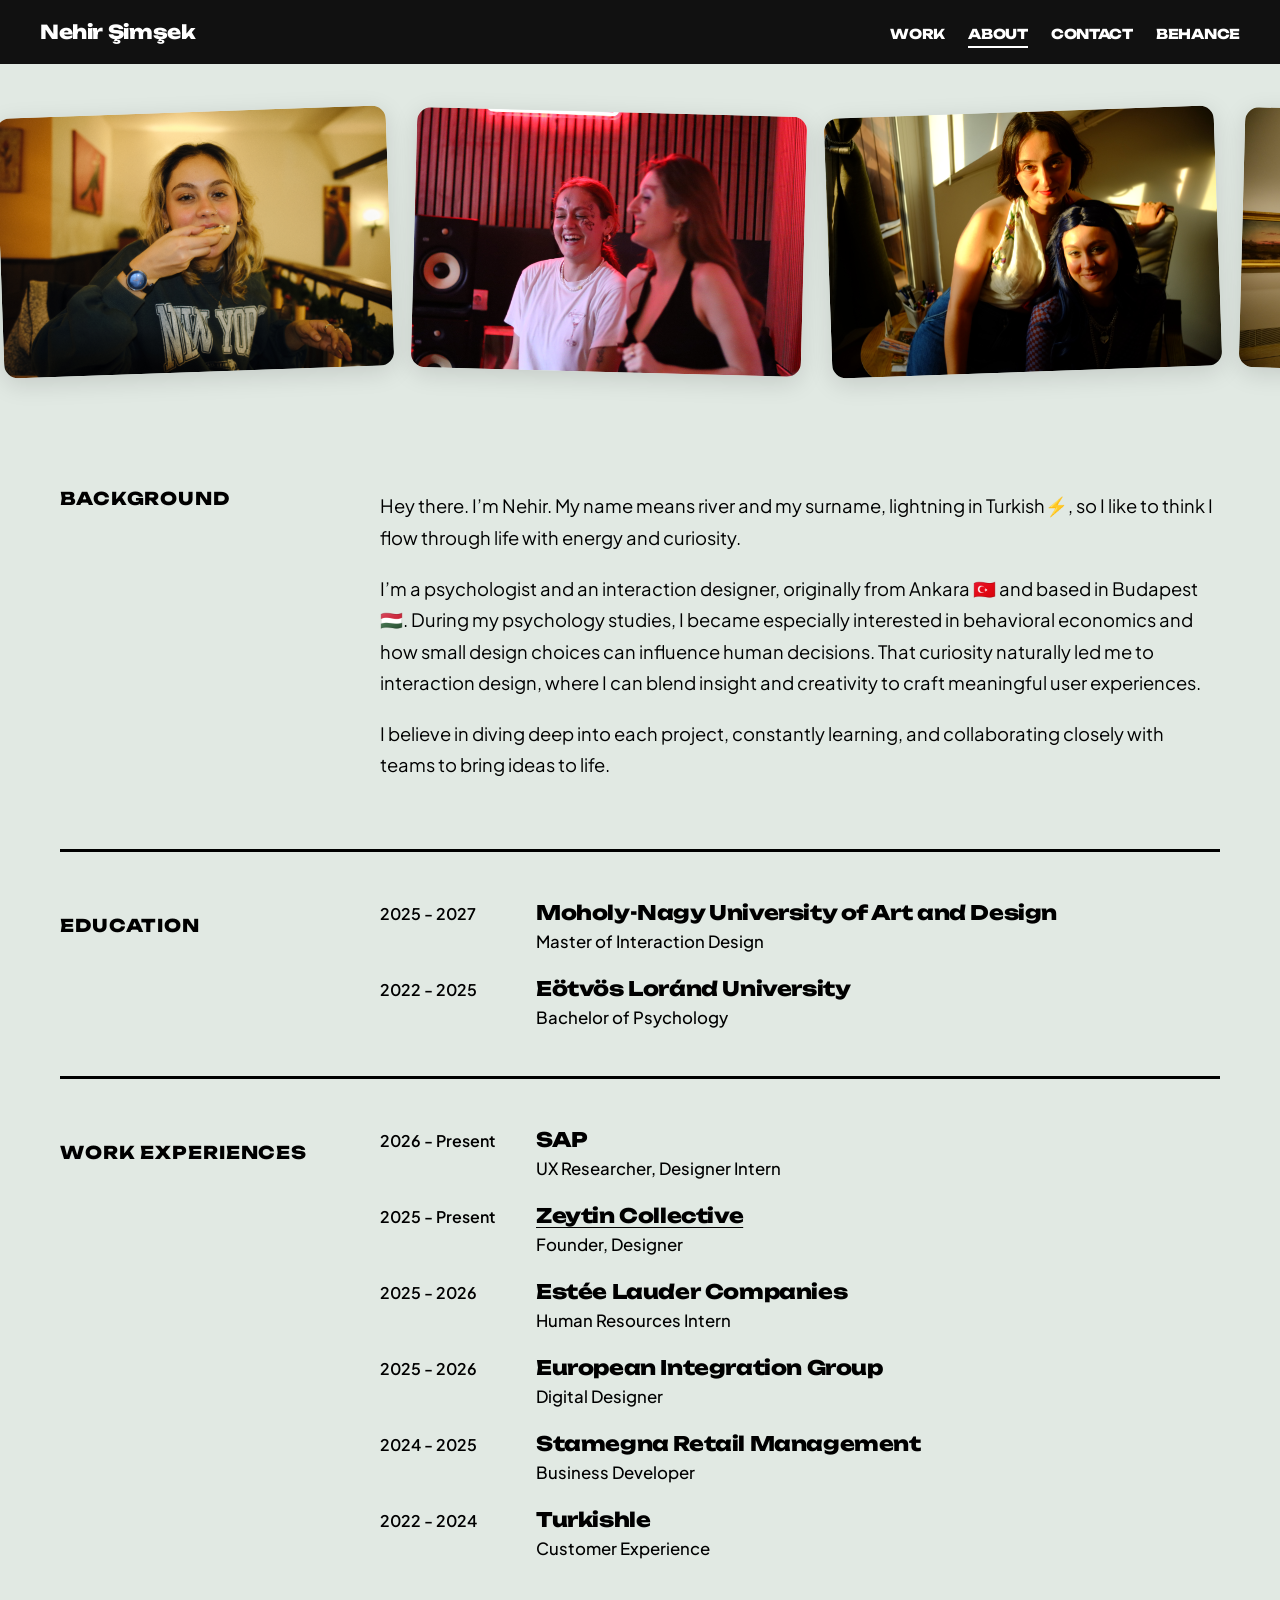
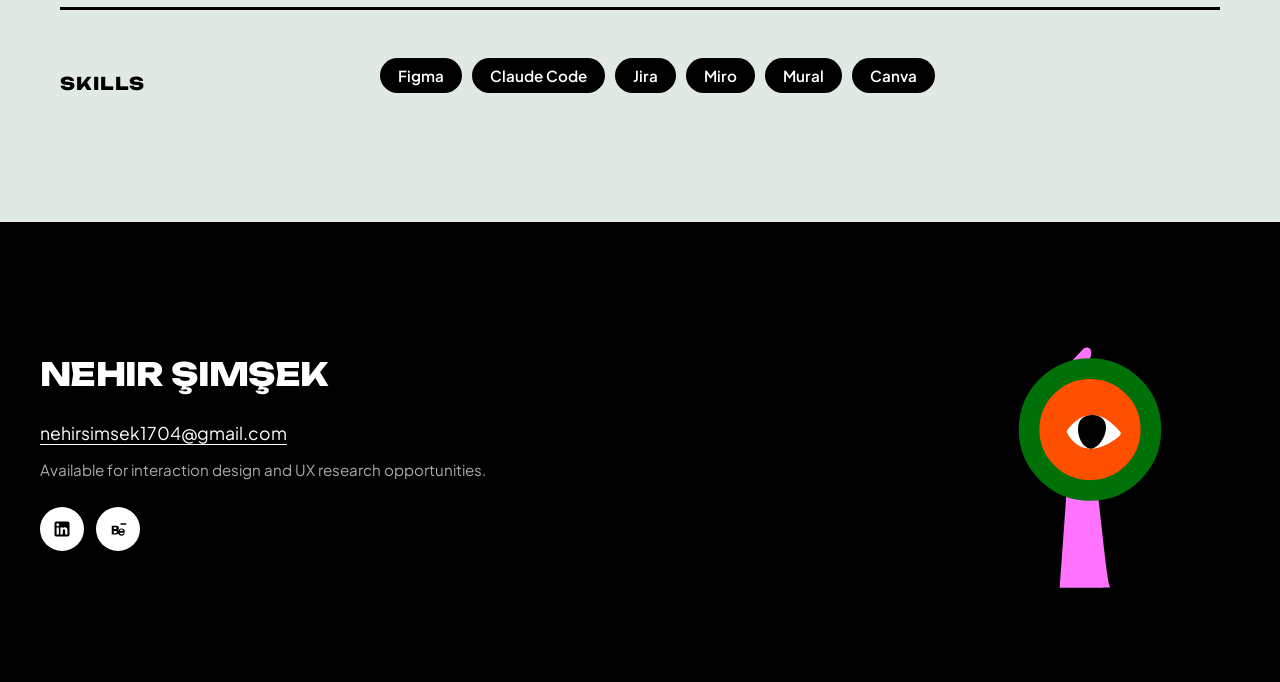
<file: about.html>
<!DOCTYPE html>
<html lang="en">
<head>
    <meta charset="UTF-8">
    <meta name="viewport" content="width=device-width, initial-scale=1.0">
    <title>About | Nehir Şimşek</title>
    <link rel="stylesheet" href="style.css">
    <meta charset="UTF-8">
    <meta name="viewport" content="width=device-width, initial-scale=1.0">
    <title>About | Nehir Şimşek</title>
    
    <link rel="icon" type="image/png" href="grid-copy.png">
<!-- Google Fonts: Unbounded (Ultra Bold Display) & Plus Jakarta Sans (Body) -->
    <link rel="preconnect" href="https://fonts.googleapis.com">
    <link rel="preconnect" href="https://fonts.gstatic.com" crossorigin>
    <link href="https://fonts.googleapis.com/css2?family=Plus+Jakarta+Sans:ital,wght@0,400;0,600;1,400&family=Unbounded:wght@800;900&display=swap" rel="stylesheet">
   
<body class="about-page">

    <!-- Navigation Bar -->
    <header class="navbar">
        <div class="logo"><a href="index.html" style="color: inherit; text-decoration: none;">Nehir Şimşek</a></div>
        <nav>
            <a href="index.html#work">WORK</a>
            <a href="about.html" class="active">ABOUT</a>
            <a href="#contact">CONTACT</a>
            <a href="https://www.behance.net/nehirsimsekk" target="_blank" rel="noopener noreferrer">BEHANCE</a>
        </nav>
    </header>

    <!-- Scrolling Photo Strip -->
    <div class="photo-scroll-strip">
        <div class="photo-scroll-track">
            <div class="scroll-photo"><img src="pizza.JPG" alt=""></div>
            <div class="scroll-photo"><img src="collective.JPG" alt=""></div>
            <div class="scroll-photo"><img src="DSCF0053.JPG" alt=""></div>
            <div class="scroll-photo"><img src="DSCF9303.JPG" alt=""></div>
            <div class="scroll-photo"><img src="scholarship.jpg" alt=""></div>
            <div class="scroll-photo"><img src="youtube.jpg" alt=""></div>
            <!-- duplicated for seamless loop -->
            <div class="scroll-photo"><img src="pizza.JPG" alt=""></div>
            <div class="scroll-photo"><img src="collective.JPG" alt=""></div>
            <div class="scroll-photo"><img src="DSCF0053.JPG" alt=""></div>
            <div class="scroll-photo"><img src="DSCF9303.JPG" alt=""></div>
            <div class="scroll-photo"><img src="scholarship.jpg" alt=""></div>
            <div class="scroll-photo"><img src="youtube.jpg" alt=""></div>
        </div>
    </div>

    <main class="container about-container">
        <!-- Background / Bio Section -->
        <section class="about-section bio-section">
            <h2 class="section-label">BACKGROUND</h2>
            <div class="bio-content">
                <p>
                    Hey there. I’m Nehir. My name means river and my surname, lightning in Turkish⚡️, so I like to think I flow through life with energy and curiosity.
                </p>
                <p>
                    I’m a psychologist and an interaction designer, originally from Ankara 🇹🇷 and based in Budapest 🇭🇺. During my psychology studies, I became especially interested in behavioral economics and how small design choices can influence human decisions. That curiosity naturally led me to interaction design, where I can blend insight and creativity to craft meaningful user experiences.
                </p>
                <p>
                    I believe in diving deep into each project, constantly learning, and collaborating closely with teams to bring ideas to life.
                </p>
            </div>
</script>
</section>

        <!-- Education Section -->
        <section class="about-section timeline-section">
            <h2 class="section-label">EDUCATION</h2>
            <div class="timeline-list">
                <div class="timeline-item">
                    <span class="timeline-date">2025 - 2027</span>
                    <div class="timeline-details">
                        <h3>Moholy-Nagy University of Art and Design</h3>
                        <p>Master of Interaction Design</p>
                    </div>
                </div>
                <div class="timeline-item">
                    <span class="timeline-date">2022 - 2025</span>
                    <div class="timeline-details">
                        <h3>Eötvös Loránd University</h3>
                        <p>Bachelor of Psychology</p>
                    </div>
                </div>
        </section>

        <!-- Work Experiences Section -->
        <section class="about-section timeline-section">
            <h2 class="section-label">WORK EXPERIENCES</h2>
            <div class="timeline-list">
                <div class="timeline-item">
                    <span class="timeline-date">2026 - Present</span>
                    <div class="timeline-details">
                        <h3>SAP</h3>
                        <p>UX Researcher, Designer Intern</p>
                    </div>
                </div>
                <div class="timeline-item">
                    <span class="timeline-date">2025 - Present</span>
                    <div class="timeline-details">
                        <h3><a href="https://www.instagram.com/zeytin.collective/" target="_blank" rel="noopener noreferrer" class="timeline-link">Zeytin Collective</a></h3>
                        <p>Founder, Designer</p>
                    </div>
                </div>
                <div class="timeline-item">
                    <span class="timeline-date">2025 - 2026</span>
                    <div class="timeline-details">
                        <h3>Estée Lauder Companies</h3>
                        <p>Human Resources Intern</p>
                    </div>
                </div>
                <div class="timeline-item">
                    <span class="timeline-date">2025 - 2026</span>
                    <div class="timeline-details">
                        <h3>European Integration Group</h3>
                        <p>Digital Designer</p>
                    </div>
                </div>
                <div class="timeline-item">
                    <span class="timeline-date">2024 - 2025</span>
                    <div class="timeline-details">
                        <h3>Stamegna Retail Management</h3>
                        <p>Business Developer</p>
                    </div>
                </div>
                <div class="timeline-item">
                    <span class="timeline-date">2022 - 2024</span>
                    <div class="timeline-details">
                        <h3>Turkishle</h3>
                        <p>Customer Experience</p>
                    </div>
                </div>
            </div>
        </section>

        <!-- Skills Section -->
        <section class="about-section skills-section">
            <h2 class="section-label">SKILLS</h1>
            <div class="skills-tags">
                <span class="skill-tag">Figma</span>
                <span class="skill-tag">Claude Code</span>
                <span class="skill-tag">Jira</span>
                <span class="skill-tag">Miro</span>
                <span class="skill-tag">Mural</span>
                <span class="skill-tag">Canva</span>
            </div>
        </section>
    </main>
    <footer class="site-footer" id="contact">
    <div class="footer-container">
        <!-- Left Side: Brand, Bio & Links -->
        <div class="footer-left">
            <h2 class="footer-logo">NEHIR ŞIMŞEK</h2>
            <a href="mailto:nehirsimsek1704@gmail.com" class="footer-email">nehirsimsek1704@gmail.com</a>
            <p class="footer-status">Available for interaction design and UX research opportunities.</p>
            
            <div class="footer-socials">
                <a href="https://www.linkedin.com/in/nehir-%C5%9Fim%C5%9Fek-598686228/" target="_blank" rel="noopener noreferrer" class="social-icon" aria-label="LinkedIn">
                    <svg width="20" height="20" viewBox="0 0 24 24" fill="currentColor">
                        <path d="M19 3a2 2 0 0 1 2 2v14a2 2 0 0 1-2 2H5a2 2 0 0 1-2-2V5a2 2 0 0 1 2-2h14m-.5 15.5v-5.3a3.26 3.26 0 0 0-3.26-3.26c-.85 0-1.84.52-2.28 1.3v-1.11h-2.79v8.37h2.79v-4.93c0-.77.62-1.4 1.39-1.4a1.4 1.4 0 0 1 1.4 1.4v4.93h2.75M6.88 8.56a1.68 1.68 0 0 0 1.68-1.68c0-.93-.75-1.69-1.68-1.69a1.69 1.69 0 0 0-1.69 1.69c0 .93.76 1.68 1.69 1.68m1.39 9.94v-8.37H5.5v8.37h2.77z"/>
                    </svg>
                </a>
                <a href="https://www.behance.net/nehirsimsekk" target="_blank" rel="noopener noreferrer" class="social-icon" aria-label="Behance">
                    <svg width="20" height="20" viewBox="0 0 24 24" fill="currentColor">
                        <path d="M22 7h-7V5h7v2zm-1.87 8.25c0-2.3-1.66-3.75-3.83-3.75-2.29 0-4.3 1.6-4.3 4.25 0 2.5 1.83 4.25 4.35 4.25 1.87 0 3.32-.97 3.86-2.5h-2.1c-.34.62-.97.95-1.74.95-1.11 0-1.99-.74-2.13-1.85h5.88c.03-.25.07-.61.07-.85zm-5.95-1c.14-.94.94-1.62 1.96-1.62.98 0 1.76.65 1.88 1.62h-3.84zM6.9 14.3h2.15c.84 0 1.45.45 1.45 1.25 0 .9-.7 1.45-1.62 1.45H6.9v-2.7zm0-4.55h2.05c.74 0 1.3.4 1.3 1.15 0 .8-.56 1.2-1.35 1.2H6.9v-2.35zM4.5 7.5v11h4.85c2.3 0 3.85-1.05 3.85-2.8 0-1.25-.7-2.15-1.7-2.55 1.1-.35 1.7-1.35 1.7-2.5 0-1.65-1.3-2.65-3.35-2.65H4.5z"/>
                    </svg>
                </a>
            </div>
        </div>

       <!-- Right Side: Rotating Eye Animation (Lottie) -->
        <div class="footer-right">
    <img 
        src="eye-searching.svg" 
        alt="Rotating Eye Animation" 
        style="width: 300px; height: 300px;" 
    />
        </div>
    </footer>
    <script src="transitions.js"></script>
    <script>
    document.addEventListener('mousemove', (e) => {
        const items = document.querySelectorAll('.float-item');
        
        // Find screen center offset
        const mouseX = e.clientX - window.innerWidth / 2;
        const mouseY = e.clientY - window.innerHeight / 2;

        items.forEach(item => {
            // Read custom speed attribute or fall back to default
            const speed = parseFloat(item.getAttribute('data-speed')) || 0.04;
            
            const x = mouseX * speed;
            const y = mouseY * speed;

            // Apply smooth translation
            item.style.transform = `translate3d(${x}px, ${y}px, 0)`;
        });
    });
   
</script>
</body>
</html>
</file>
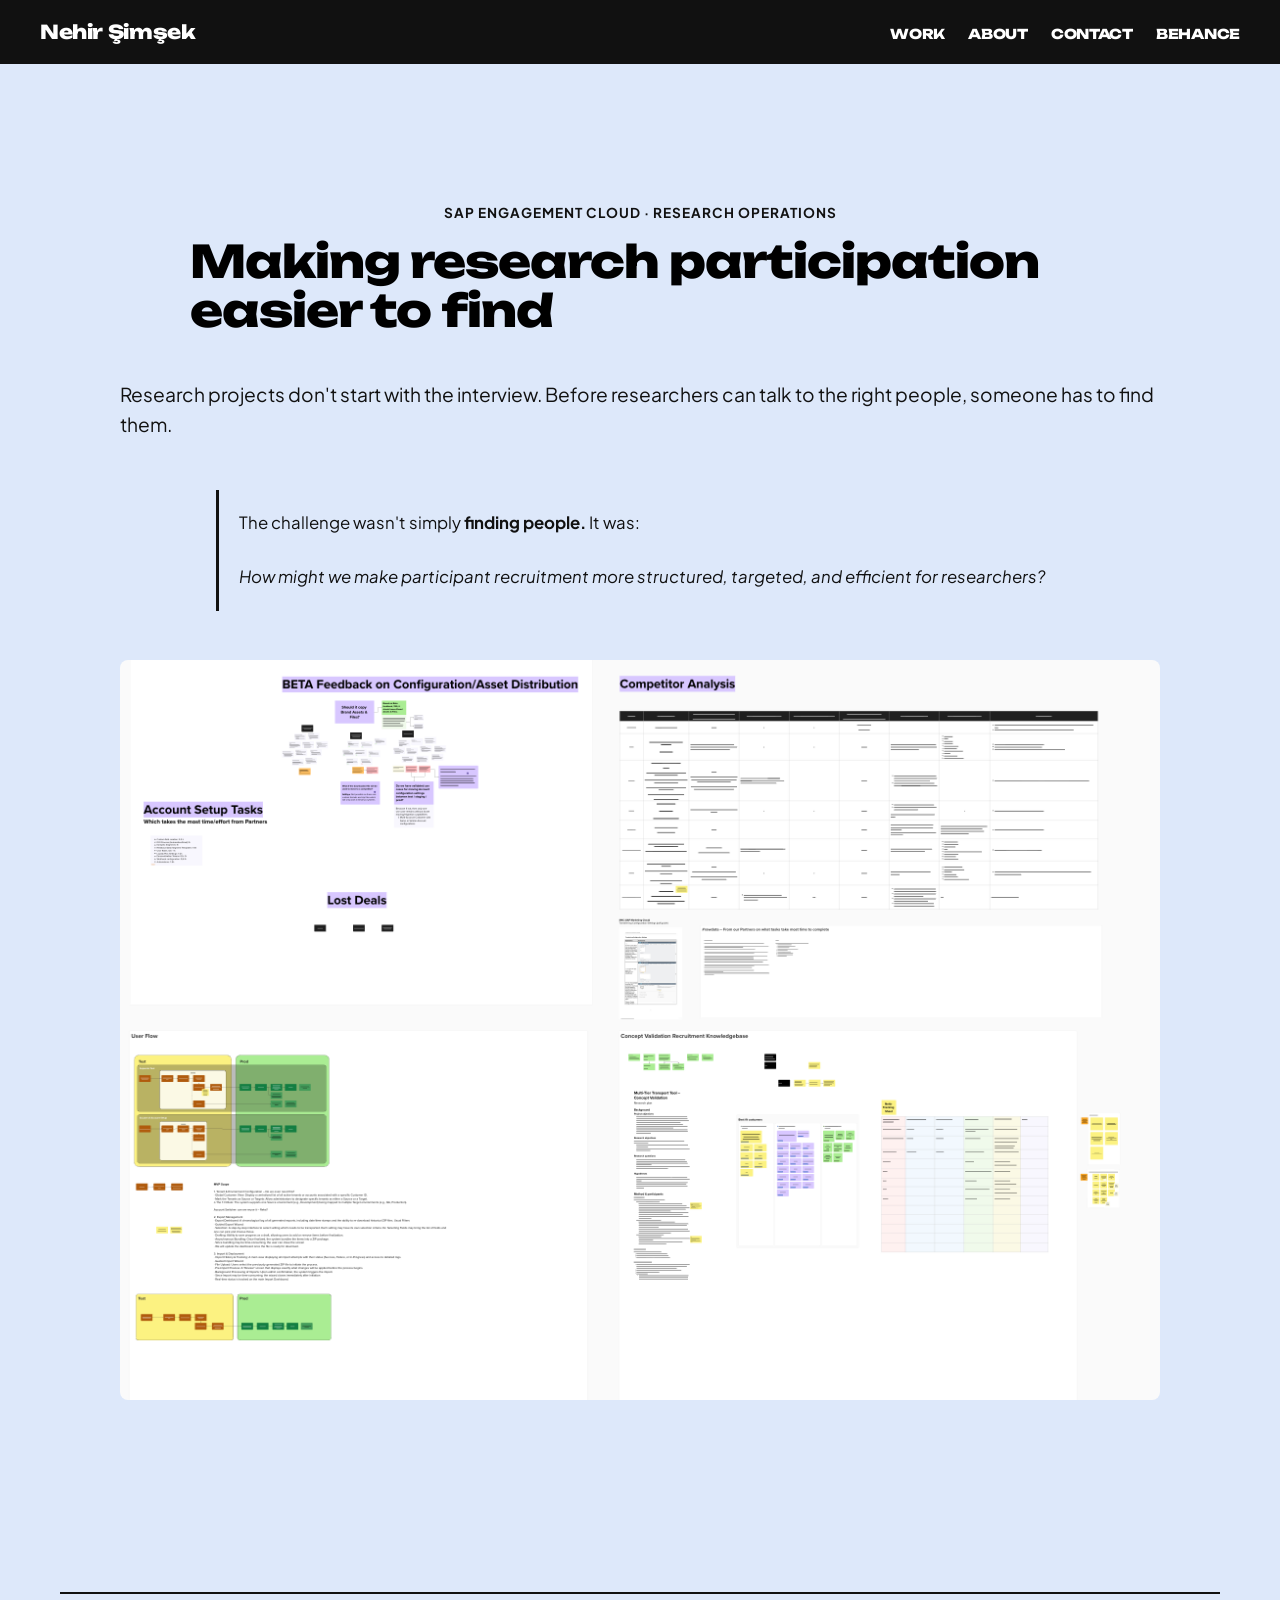
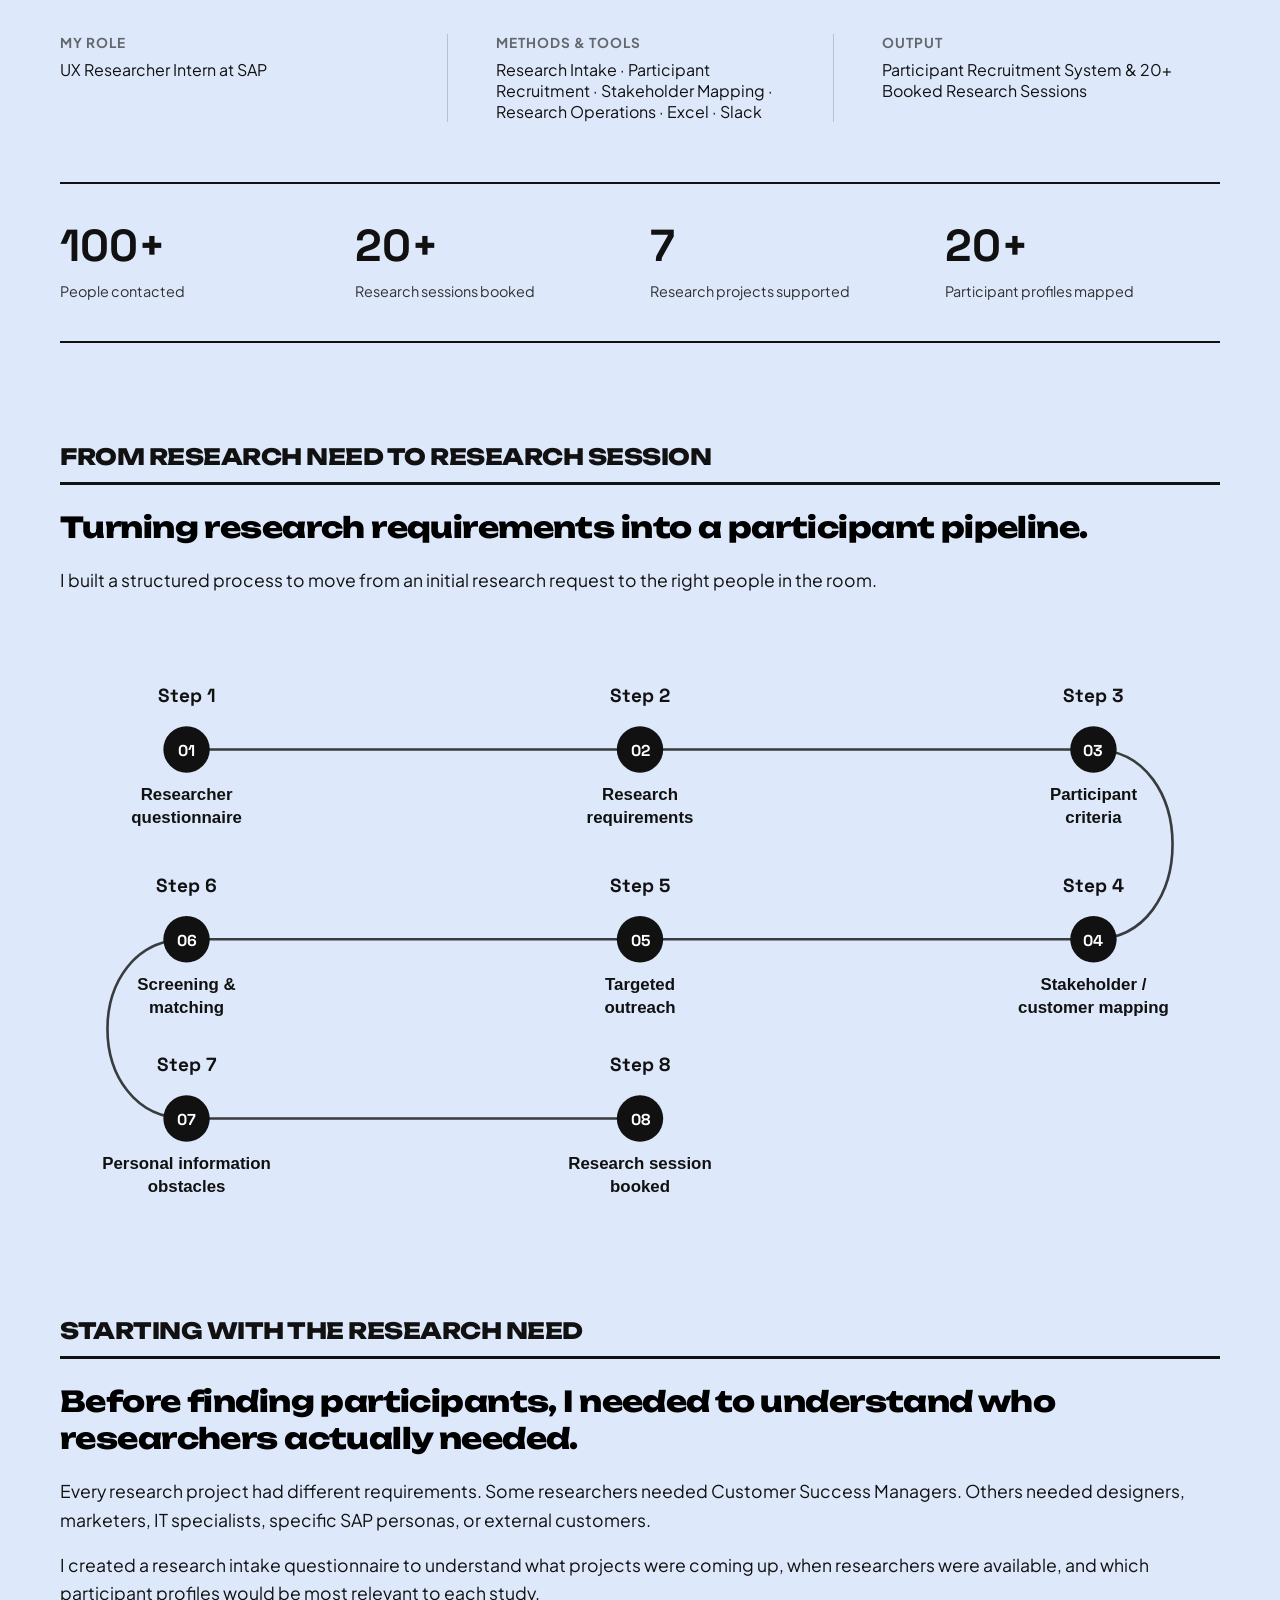
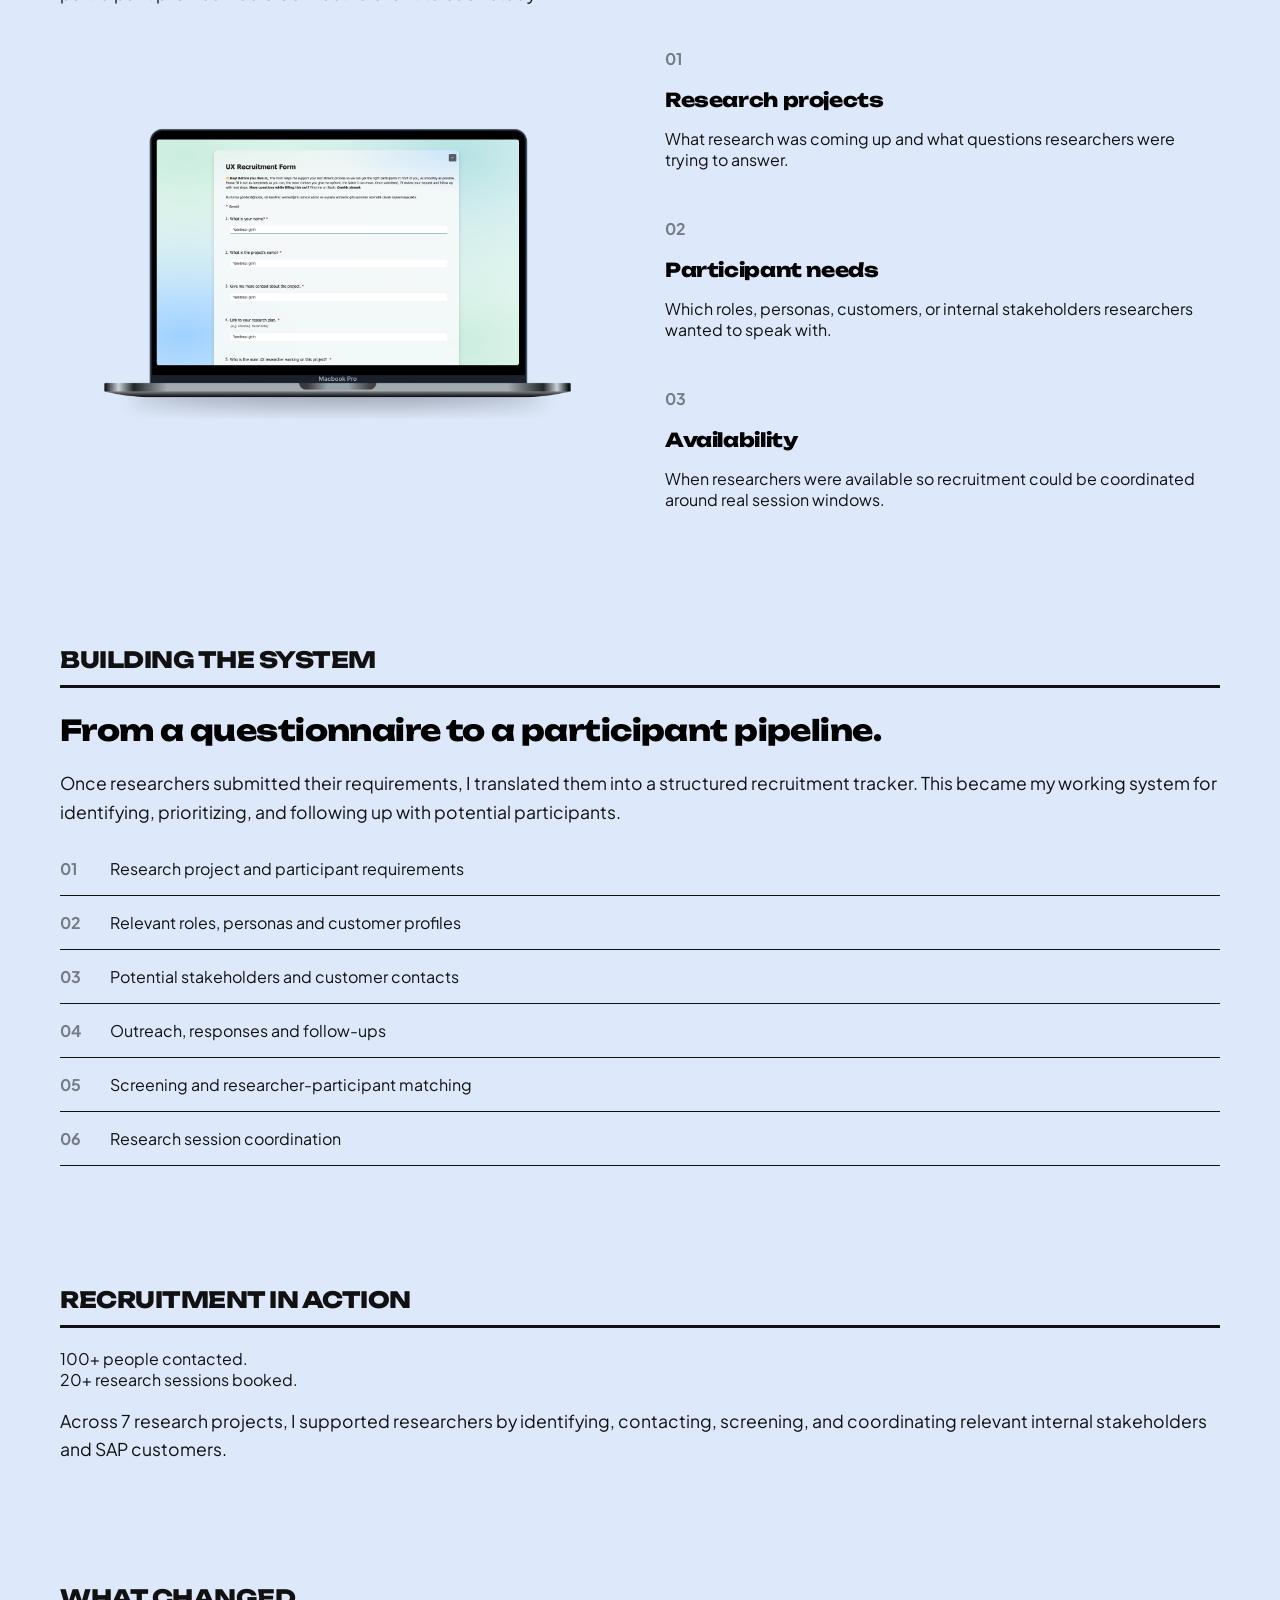
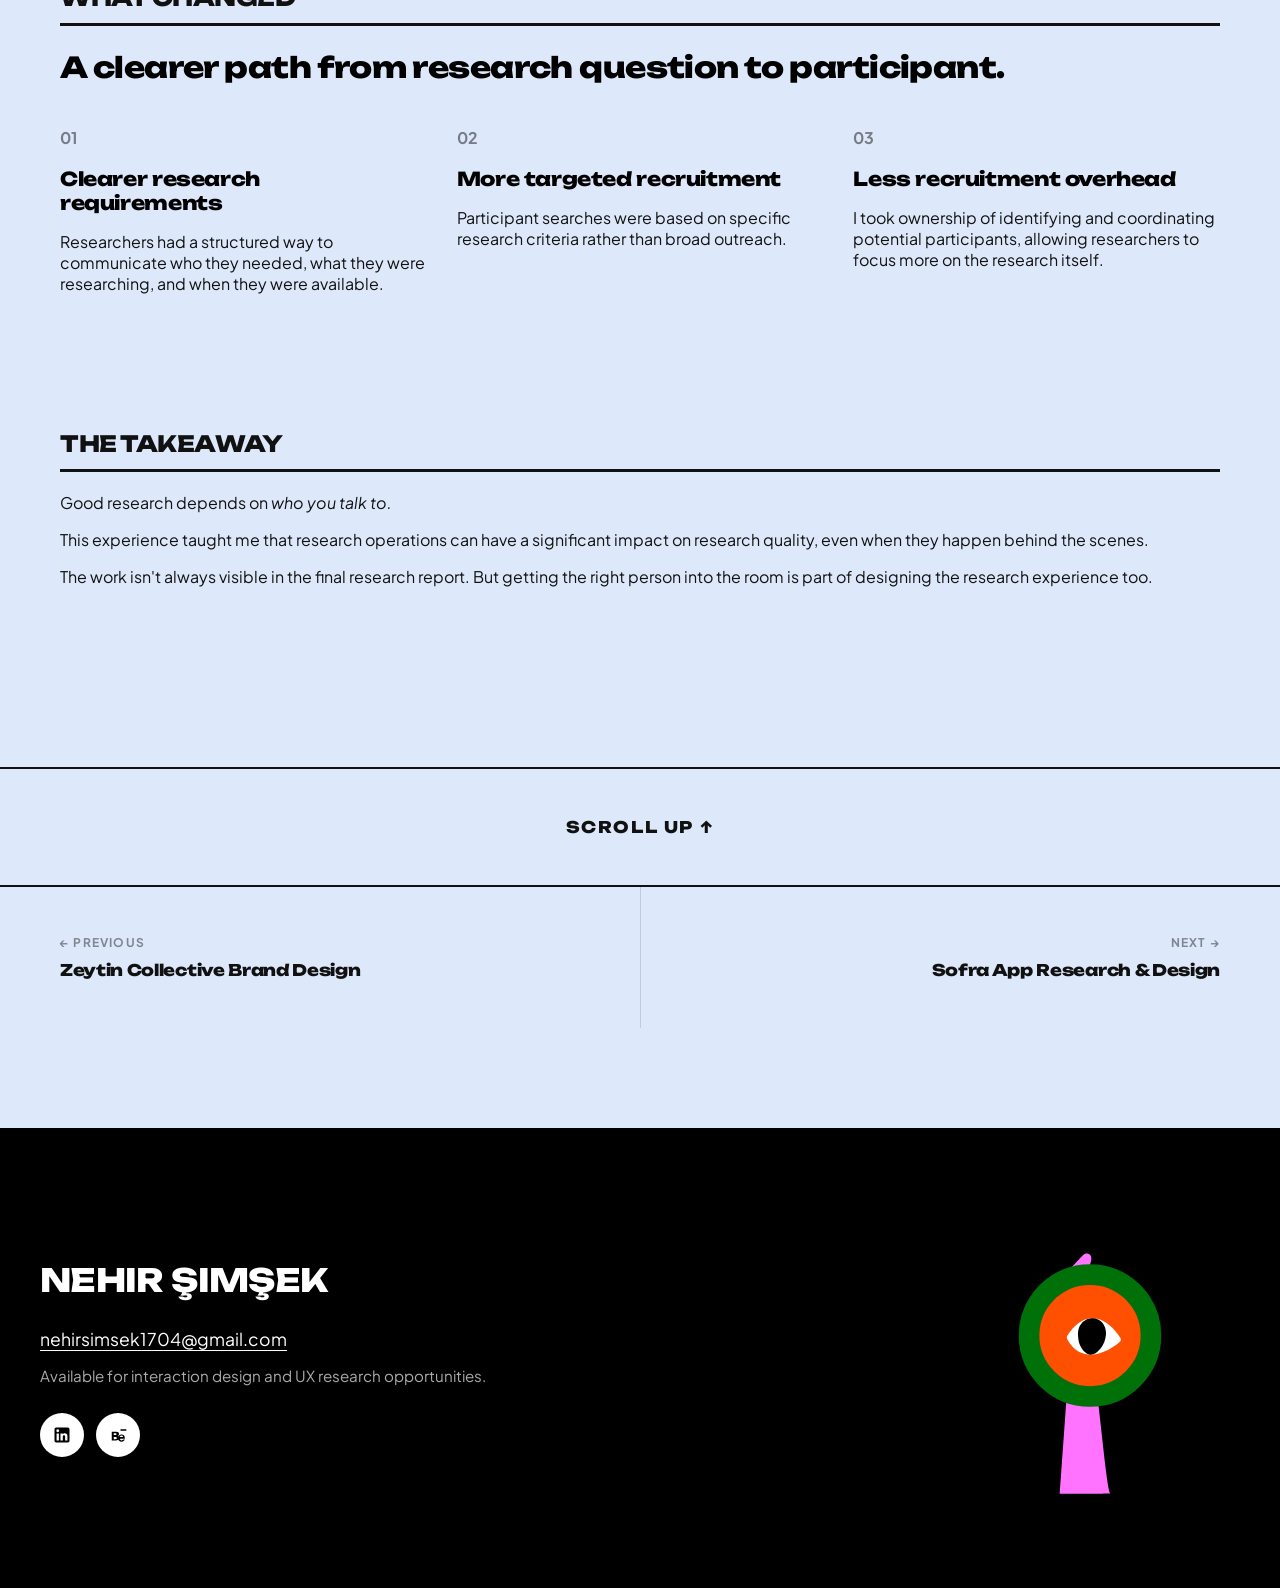
<file: sap-project.html>
<!DOCTYPE html>

<html lang="en">
<head>
    <meta charset="UTF-8">
    <meta name="viewport" content="width=device-width, initial-scale=1.0">
    <title>SAP Research Operations | Nehir</title>
    <link rel="stylesheet" href="style.css">

    <link rel="icon" type="image/png" href="grid-copy.png">

    <!-- Google Fonts -->
    <link rel="preconnect" href="https://fonts.googleapis.com">
    <link rel="preconnect" href="https://fonts.gstatic.com" crossorigin>
    <link href="https://fonts.googleapis.com/css2?family=Plus+Jakarta+Sans:ital,wght@0,400;0,600;1,400&family=Space+Grotesk:wght@500;700&family=Unbounded:wght@800;900&display=swap" rel="stylesheet">

    <!-- External CSS File -->
    <link rel="stylesheet" href="style.css">
</head>

<!-- Set theme color for this specific project page -->
<body data-theme="blue">

    <!-- Header / Navigation Bar -->
    <header class="navbar">
        <div class="logo"><a href="index.html" style="color: inherit; text-decoration: none;">Nehir Şimşek</a></div>
        <nav>
            <a href="index.html#work">WORK</a>
            <a href="about.html">ABOUT</a>
            <a href="#contact">CONTACT</a>
            <a href="https://www.behance.net/nehirsimsekk" target="_blank" rel="noopener noreferrer">BEHANCE</a>
        </nav>
    </header>
<!-- Case Study Content -->
    <main class="case-study sap-case-study">

        <!-- HERO -->
        <section class="hero">
            <div class="eyebrow">
                SAP Engagement Cloud · Research Operations
            </div>
            <h1>
                Making research participation easier to find
            </h1>
            <p class="hero-intro">
                Research projects don't start with the interview.
                Before researchers can talk to the right people,
                someone has to find them.
            </p>
            <p class="hero-question">
                The challenge wasn't simply <strong>finding people.</strong>
                It was:
                <br><br>
                <em>
                    How might we make participant recruitment more
                    structured, targeted, and efficient for researchers?
                </em>
            </p>
            <div class="hero-image-wrapper" style="margin-top: 2rem; margin-bottom: 2rem;">
                <img src="sap/sap-mural.png" alt="SAP Mural visual" style="width: 100%; height: auto; display: block; border-radius: 8px;">
            </div>
        </section>
         <!-- PROJECT DETAILS -->
        <section class="details">
            <div class="detail">
                <div class="detail-label">My role</div>
                <div class="detail-value"> UX Researcher Intern at SAP</div>
            </div>
            <div class="detail">
                <div class="detail-label">Methods & tools</div>
                <div class="detail-value">Research Intake · Participant Recruitment · Stakeholder Mapping · Research Operations · Excel · Slack</div>
            </div>
            <div class="detail">
                <div class="detail-label">Output</div>
                <div class="detail-value">Participant Recruitment System & 20+ Booked Research Sessions</div>
            </div>
        </section>
         <!-- STATS -->
        <section class="stats">
            <div class="stat">
                <div class="stat-number">100+</div>
                <div class="stat-label">People contacted</div>
            </div>
            <div class="stat">
                <div class="stat-number">20+</div>
                <div class="stat-label">Research sessions booked</div>
            </div>
            <div class="stat">
                <div class="stat-number">7</div>
                <div class="stat-label">Research projects supported</div>
            </div>
            <div class="stat">
                <div class="stat-number">20+</div>
                <div class="stat-label">Participant profiles mapped</div>
            </div>
        </section>

        <!-- PROCESS MAP -->
        <section class="process-section">
            <div class="section-title">
                FROM RESEARCH NEED TO RESEARCH SESSION
            </div>
            <h2>
                Turning research requirements into a participant pipeline.
            </h2>
            <p class="section-intro">
                I built a structured process to move from an initial
                research request to the right people in the room.
            </p>

            <div class="process-map-wrapper">
    <svg viewBox="0 0 1100 520" width="100%" height="auto" xmlns="http://www.w3.org/2000/svg">
        <!-- Connecting Line Snake -->
        <path d="M 120 100 L 980 100 C 1080 100, 1080 280, 980 280 L 120 280 C 20 280, 20 450, 120 450 L 550 450" 
              fill="none" stroke="currentColor" stroke-width="2.5" opacity="0.8"/>

        <!-- ROW 1 (Left to Right) -->
        <!-- STEP 01 -->
        <g transform="translate(120, 100)">
            <text x="0" y="-45" font-family="'Space Grotesk', sans-serif" font-size="18" font-weight="700" fill="currentColor" text-anchor="middle">Step 1</text>
            <circle cx="0" cy="0" r="22" fill="currentColor"/>
            <text x="0" y="6" font-family="'Space Grotesk', sans-serif" font-size="15" font-weight="700" fill="#FFFFFF" text-anchor="middle">01</text>
            <text x="0" y="48" font-family="'Inter', sans-serif" font-size="16" font-weight="600" fill="currentColor" text-anchor="middle">Researcher</text>
            <text x="0" y="70" font-family="'Inter', sans-serif" font-size="16" font-weight="600" fill="currentColor" text-anchor="middle">questionnaire</text>
        </g>

        <!-- STEP 02 -->
        <g transform="translate(550, 100)">
            <text x="0" y="-45" font-family="'Space Grotesk', sans-serif" font-size="18" font-weight="700" fill="currentColor" text-anchor="middle">Step 2</text>
            <circle cx="0" cy="0" r="22" fill="currentColor"/>
            <text x="0" y="6" font-family="'Space Grotesk', sans-serif" font-size="15" font-weight="700" fill="#FFFFFF" text-anchor="middle">02</text>
            <text x="0" y="48" font-family="'Inter', sans-serif" font-size="16" font-weight="600" fill="currentColor" text-anchor="middle">Research</text>
            <text x="0" y="70" font-family="'Inter', sans-serif" font-size="16" font-weight="600" fill="currentColor" text-anchor="middle">requirements</text>
        </g>

        <!-- STEP 03 -->
        <g transform="translate(980, 100)">
            <text x="0" y="-45" font-family="'Space Grotesk', sans-serif" font-size="18" font-weight="700" fill="currentColor" text-anchor="middle">Step 3</text>
            <circle cx="0" cy="0" r="22" fill="currentColor"/>
            <text x="0" y="6" font-family="'Space Grotesk', sans-serif" font-size="15" font-weight="700" fill="#FFFFFF" text-anchor="middle">03</text>
            <text x="0" y="48" font-family="'Inter', sans-serif" font-size="16" font-weight="600" fill="currentColor" text-anchor="middle">Participant</text>
            <text x="0" y="70" font-family="'Inter', sans-serif" font-size="16" font-weight="600" fill="currentColor" text-anchor="middle">criteria</text>
        </g>

        <!-- ROW 2 (Right to Left) -->
        <!-- STEP 04 -->
        <g transform="translate(980, 280)">
            <text x="0" y="-45" font-family="'Space Grotesk', sans-serif" font-size="18" font-weight="700" fill="currentColor" text-anchor="middle">Step 4</text>
            <circle cx="0" cy="0" r="22" fill="currentColor"/>
            <text x="0" y="6" font-family="'Space Grotesk', sans-serif" font-size="15" font-weight="700" fill="#FFFFFF" text-anchor="middle">04</text>
            <text x="0" y="48" font-family="'Inter', sans-serif" font-size="16" font-weight="600" fill="currentColor" text-anchor="middle">Stakeholder /</text>
            <text x="0" y="70" font-family="'Inter', sans-serif" font-size="16" font-weight="600" fill="currentColor" text-anchor="middle">customer mapping</text>
        </g>

        <!-- STEP 05 -->
        <g transform="translate(550, 280)">
            <text x="0" y="-45" font-family="'Space Grotesk', sans-serif" font-size="18" font-weight="700" fill="currentColor" text-anchor="middle">Step 5</text>
            <circle cx="0" cy="0" r="22" fill="currentColor"/>
            <text x="0" y="6" font-family="'Space Grotesk', sans-serif" font-size="15" font-weight="700" fill="#FFFFFF" text-anchor="middle">05</text>
            <text x="0" y="48" font-family="'Inter', sans-serif" font-size="16" font-weight="600" fill="currentColor" text-anchor="middle">Targeted</text>
            <text x="0" y="70" font-family="'Inter', sans-serif" font-size="16" font-weight="600" fill="currentColor" text-anchor="middle">outreach</text>
        </g>

        <!-- STEP 06 -->
        <g transform="translate(120, 280)">
            <text x="0" y="-45" font-family="'Space Grotesk', sans-serif" font-size="18" font-weight="700" fill="currentColor" text-anchor="middle">Step 6</text>
            <circle cx="0" cy="0" r="22" fill="currentColor"/>
            <text x="0" y="6" font-family="'Space Grotesk', sans-serif" font-size="15" font-weight="700" fill="#FFFFFF" text-anchor="middle">06</text>
            <text x="0" y="48" font-family="'Inter', sans-serif" font-size="16" font-weight="600" fill="currentColor" text-anchor="middle">Screening &amp;</text>
            <text x="0" y="70" font-family="'Inter', sans-serif" font-size="16" font-weight="600" fill="currentColor" text-anchor="middle">matching</text>
        </g>

        <!-- ROW 3 (Bottom Left to Right) -->
        <!-- STEP 07 -->
        <g transform="translate(120, 450)">
            <text x="0" y="-45" font-family="'Space Grotesk', sans-serif" font-size="18" font-weight="700" fill="currentColor" text-anchor="middle">Step 7</text>
            <circle cx="0" cy="0" r="22" fill="currentColor"/>
            <text x="0" y="6" font-family="'Space Grotesk', sans-serif" font-size="15" font-weight="700" fill="#FFFFFF" text-anchor="middle">07</text>
            <text x="0" y="48" font-family="'Inter', sans-serif" font-size="16" font-weight="600" fill="currentColor" text-anchor="middle">Personal information</text>
            <text x="0" y="70" font-family="'Inter', sans-serif" font-size="16" font-weight="600" fill="currentColor" text-anchor="middle">obstacles</text>
        </g>

        <!-- STEP 08 -->
        <g transform="translate(550, 450)">
            <text x="0" y="-45" font-family="'Space Grotesk', sans-serif" font-size="18" font-weight="700" fill="currentColor" text-anchor="middle">Step 8</text>
            <circle cx="0" cy="0" r="22" fill="currentColor"/>
            <text x="0" y="6" font-family="'Space Grotesk', sans-serif" font-size="15" font-weight="700" fill="#FFFFFF" text-anchor="middle">08</text>
            <text x="0" y="48" font-family="'Inter', sans-serif" font-size="16" font-weight="600" fill="currentColor" text-anchor="middle">Research session</text>
            <text x="0" y="70" font-family="'Inter', sans-serif" font-size="16" font-weight="600" fill="currentColor" text-anchor="middle">booked</text>
        </g>
    </svg>
</div>
        </section>

        <!-- STARTING WITH THE RESEARCH NEED -->
        <section class="section">
            <div class="section-title">STARTING WITH THE RESEARCH NEED</div>
            <h2>Before finding participants, I needed to understand who researchers actually needed.</h2>
            <p class="section-intro">
                Every research project had different requirements. Some researchers needed Customer Success Managers. Others needed designers, marketers, IT specialists, specific SAP personas, or external customers.
            </p>
            <p class="section-intro">
                I created a research intake questionnaire to understand what projects were coming up, when researchers were available, and which participant profiles would be most relevant to each study.
            </p>

            <div class="image-content-split">
                <img src="sap/rec-form.png" alt="Recruitment Form" class="split-image">
                <div class="split-items">
                    <article class="content-item">
                        <div class="content-item-number">01</div>
                        <h3>Research projects</h3>
                        <p>What research was coming up and what questions researchers were trying to answer.</p>
                    </article>
                    <article class="content-item">
                        <div class="content-item-number">02</div>
                        <h3>Participant needs</h3>
                        <p>Which roles, personas, customers, or internal stakeholders researchers wanted to speak with.</p>
                    </article>
                    <article class="content-item">
                        <div class="content-item-number">03</div>
                        <h3>Availability</h3>
                        <p>When researchers were available so recruitment could be coordinated around real session windows.</p>
                    </article>
                </div>
            </div>
        </section>

        <!-- BUILDING THE SYSTEM -->
        <section class="section">
            <div class="section-title">BUILDING THE SYSTEM</div>
            <h2>From a questionnaire to a participant pipeline.</h2>
            <p class="section-intro">
                Once researchers submitted their requirements, I translated them into a structured recruitment tracker. This became my working system for identifying, prioritizing, and following up with potential participants.
            </p>

            <div class="workflow">
                <div class="workflow-row"><div class="workflow-number">01</div><div class="workflow-text">Research project and participant requirements</div></div>
                <div class="workflow-row"><div class="workflow-number">02</div><div class="workflow-text">Relevant roles, personas and customer profiles</div></div>
                <div class="workflow-row"><div class="workflow-number">03</div><div class="workflow-text">Potential stakeholders and customer contacts</div></div>
                <div class="workflow-row"><div class="workflow-number">04</div><div class="workflow-text">Outreach, responses and follow-ups</div></div>
                <div class="workflow-row"><div class="workflow-number">05</div><div class="workflow-text">Screening and researcher-participant matching</div></div>
                <div class="workflow-row"><div class="workflow-number">06</div><div class="workflow-text">Research session coordination</div></div>
            </div>
        </section>

        <!-- RECRUITMENT IN ACTION -->
        <section class="section">
            <div class="section-title">RECRUITMENT IN ACTION</div>
            <div class="large-statement">
                100+ people contacted.<br>20+ research sessions booked.
            </div>
            <p class="section-intro">
                Across 7 research projects, I supported researchers by identifying, contacting, screening, and coordinating relevant internal stakeholders and SAP customers.
            </p>
        </section>

        <!-- WHAT CHANGED -->
        <section class="section">
            <div class="section-title">WHAT CHANGED</div>
            <h2>A clearer path from research question to participant.</h2>

            <div class="content-grid">
                <article class="content-item">
                    <div class="content-item-number">01</div>
                    <h3>Clearer research requirements</h3>
                    <p>Researchers had a structured way to communicate who they needed, what they were researching, and when they were available.</p>
                </article>
                <article class="content-item">
                    <div class="content-item-number">02</div>
                    <h3>More targeted recruitment</h3>
                    <p>Participant searches were based on specific research criteria rather than broad outreach.</p>
                </article>
                <article class="content-item">
                    <div class="content-item-number">03</div>
                    <h3>Less recruitment overhead</h3>
                    <p>I took ownership of identifying and coordinating potential participants, allowing researchers to focus more on the research itself.</p>
                </article>
            </div>
        </section>

        <!-- TAKEAWAY -->
        <section class="section">
            <div class="section-title">THE TAKEAWAY</div>
            <div class="quote">Good research depends on <em>who you talk to.</em></div>
            <div class="takeaway">
                <p>This experience taught me that research operations can have a significant impact on research quality, even when they happen behind the scenes.</p>
                <p>The work isn't always visible in the final research report. But getting the right person into the room is part of designing the research experience too.</p>
            </div>
        </main>

    <button class="scroll-top-btn" onclick="window.scrollTo({top:0,behavior:'smooth'})">SCROLL UP ↑</button>

    <nav class="project-nav">
        <a href="zeytin-project.html" class="project-nav-item nav-prev">
            <span class="project-nav-label">← Previous</span>
            <span class="project-nav-name">Zeytin Collective Brand Design</span>
        </a>
        <a href="sofra-project.html" class="project-nav-item nav-next">
            <span class="project-nav-label">Next →</span>
            <span class="project-nav-name">Sofra App Research & Design</span>
        </a>
    </nav>

    <footer class="site-footer" id="contact">
    <div class="footer-container">
        <!-- Left Side: Brand, Bio & Links -->
        <div class="footer-left">
            <h2 class="footer-logo">NEHIR ŞIMŞEK</h2>
            <a href="mailto:nehirsimsek1704@gmail.com" class="footer-email">nehirsimsek1704@gmail.com</a>
            <p class="footer-status">Available for interaction design and UX research opportunities.</p>
            
            <div class="footer-socials">
                <a href="https://www.linkedin.com/in/nehir-%C5%9Fim%C5%9Fek-598686228/" target="_blank" rel="noopener noreferrer" class="social-icon" aria-label="LinkedIn">
                    <svg width="20" height="20" viewBox="0 0 24 24" fill="currentColor">
                        <path d="M19 3a2 2 0 0 1 2 2v14a2 2 0 0 1-2 2H5a2 2 0 0 1-2-2V5a2 2 0 0 1 2-2h14m-.5 15.5v-5.3a3.26 3.26 0 0 0-3.26-3.26c-.85 0-1.84.52-2.28 1.3v-1.11h-2.79v8.37h2.79v-4.93c0-.77.62-1.4 1.39-1.4a1.4 1.4 0 0 1 1.4 1.4v4.93h2.75M6.88 8.56a1.68 1.68 0 0 0 1.68-1.68c0-.93-.75-1.69-1.68-1.69a1.69 1.69 0 0 0-1.69 1.69c0 .93.76 1.68 1.69 1.68m1.39 9.94v-8.37H5.5v8.37h2.77z"/>
                    </svg>
                </a>
                <a href="https://www.behance.net/nehirsimsekk" target="_blank" rel="noopener noreferrer" class="social-icon" aria-label="Behance">
                    <svg width="20" height="20" viewBox="0 0 24 24" fill="currentColor">
                        <path d="M22 7h-7V5h7v2zm-1.87 8.25c0-2.3-1.66-3.75-3.83-3.75-2.29 0-4.3 1.6-4.3 4.25 0 2.5 1.83 4.25 4.35 4.25 1.87 0 3.32-.97 3.86-2.5h-2.1c-.34.62-.97.95-1.74.95-1.11 0-1.99-.74-2.13-1.85h5.88c.03-.25.07-.61.07-.85zm-5.95-1c.14-.94.94-1.62 1.96-1.62.98 0 1.76.65 1.88 1.62h-3.84zM6.9 14.3h2.15c.84 0 1.45.45 1.45 1.25 0 .9-.7 1.45-1.62 1.45H6.9v-2.7zm0-4.55h2.05c.74 0 1.3.4 1.3 1.15 0 .8-.56 1.2-1.35 1.2H6.9v-2.35zM4.5 7.5v11h4.85c2.3 0 3.85-1.05 3.85-2.8 0-1.25-.7-2.15-1.7-2.55 1.1-.35 1.7-1.35 1.7-2.5 0-1.65-1.3-2.65-3.35-2.65H4.5z"/>
                    </svg>
                </a>
            </div>
        </div>

       <!-- Right Side: Rotating Eye Animation (Lottie) -->
        <div class="footer-right">
    <img 
        src="eye-searching.svg" 
        alt="Rotating Eye Animation" 
        style="width: 300px; height: 300px;" 
    />
        </div>
    </footer>
    <script src="transitions.js"></script>
    <script>
    document.addEventListener('mousemove', (e) => {
        const items = document.querySelectorAll('.float-item');
        
        // Find screen center offset
        const mouseX = e.clientX - window.innerWidth / 2;
        const mouseY = e.clientY - window.innerHeight / 2;

        items.forEach(item => {
            // Read custom speed attribute or fall back to default
            const speed = parseFloat(item.getAttribute('data-speed')) || 0.04;
            
            const x = mouseX * speed;
            const y = mouseY * speed;

            // Apply smooth translation
            item.style.transform = `translate3d(${x}px, ${y}px, 0)`;
        });
    });

</script>

</body>
    </main>
</html>
</file>
<file: style.css>
/* Base Styles & Palette */
html {
    scroll-behavior: smooth;
}

body {
    background-color: #FDF0ED;
    color: #111111;
    font-family: 'Plus Jakarta Sans', sans-serif;
    margin: 0;
    padding: 0;
    animation: pageFadeIn 0.45s ease forwards;
}

body.page-exit {
    animation: pageFadeOut 0.35s ease forwards;
    pointer-events: none;
}

@keyframes pageFadeIn {
    from { opacity: 0; transform: translateY(10px); }
    to   { opacity: 1; transform: translateY(0); }
}

@keyframes pageFadeOut {
    from { opacity: 1; transform: translateY(0); }
    to   { opacity: 0; transform: translateY(-10px); }
}

/* Header & Navigation */
.navbar {
    display: flex;
    justify-content: space-between;
    align-items: center;
    padding: 20px 40px;
    background-color: #111111;
    color: #ffffff;
}

.navbar .logo {
    font-family: 'Unbounded', sans-serif;
    font-weight: 900;
    font-size: 1.2rem;
    letter-spacing: 1px;
}

.navbar nav a {
    color: #ffffff;
    text-decoration: none;
    margin-left: 20px;
    font-size: 0.85rem;
    letter-spacing: 1px;
    font-weight: 600;
}

/* Main Container */
.container {
    max-width: 1400px;
    margin: 0 auto;
    padding: 80px 60px;
}

/* Hero Section Headline - Massive, Heavy, SNASK-Style Impact */
.hero h1 {
    font-family: 'Unbounded', sans-serif;
    font-size: 5.5rem;
    font-weight: 900;
    line-height: 1.05;
    letter-spacing: -1px;
    margin-top: 0;
    margin-bottom: 28px;
    max-width: 900px;
}

.hero .intro {
    font-size: 1.35rem;
    line-height: 1.6;
    max-width: 620px;
}

/* Hero text block: centered within the full-width hero */
.hero-text {
    position: relative;
    z-index: 10;
    padding: 0;
    max-width: 700px;
    margin: 0 auto;
    text-align: center;
}

/* Work Section */
.work-section {
    margin-top: 80px;
}

.section-title {
    font-family: 'Unbounded', sans-serif;
    font-size: 1.8rem;
    font-weight: 800;
    letter-spacing: -0.5px;
    margin-bottom: 30px;
    border-bottom: 3px solid #111111; /* Thicker line for punchier hierarchy */
    padding-bottom: 12px;
}

/* Work grid: full-width video banner on top, three equal cards below */
.work-grid {
    display: grid;
    grid-template-columns: 1fr 1fr 1fr;
    gap: 6px;
}

/* P1 — full-width video banner */
.work-card:nth-child(1) {
    grid-column: 1 / 4;
    grid-row: 1;
}

/* P2, P3, P4 — three equal cards in row 2 */
.work-card:nth-child(2) { grid-column: 1; grid-row: 2; }
.work-card:nth-child(3) { grid-column: 2; grid-row: 2; }
.work-card:nth-child(4) { grid-column: 3; grid-row: 2; }

/* P1 video: thin cinematic banner */
.work-card:nth-child(1) .image-wrapper {
    aspect-ratio: 5 / 1;
    flex: none;
}

/* P2 (Sofra) — taller to show more */
.work-card:nth-child(2) .image-wrapper {
    aspect-ratio: 4 / 3;
    flex: none;
}

/* P3, P4 — 16:9 to match image proportions */
.work-card:nth-child(3) .image-wrapper,
.work-card:nth-child(4) .image-wrapper {
    aspect-ratio: 16 / 9;
    flex: none;
}

.work-card {
    text-decoration: none;
    color: #111111;
    display: flex;
    flex-direction: column;
}

.work-card:hover .image-wrapper img,
.work-card:hover .image-wrapper video {
    transform: scale(1.03);
}

.image-wrapper {
    flex: 1;
    overflow: hidden;
    background-color: #e0d5d2;
    min-height: 0;
}

.image-wrapper img,
.image-wrapper video {
    width: 100%;
    height: 100%;
    display: block;
    object-fit: cover;
    transition: transform 0.4s ease;
}

/* Card label row: number left, title right */
.card-meta {
    display: flex;
    justify-content: space-between;
    align-items: baseline;
    padding: 10px 0 4px 0;
    gap: 12px;
}

.card-num {
    font-family: 'Plus Jakarta Sans', sans-serif;
    font-size: 0.8rem;
    font-weight: 600;
    color: #999999;
    flex-shrink: 0;
}

.card-name {
    font-family: 'Plus Jakarta Sans', sans-serif;
    font-size: 0.85rem;
    font-weight: 600;
    letter-spacing: 0.02em;
    color: #111111;
    text-align: right;
}

.card-sub {
    font-family: 'Plus Jakarta Sans', sans-serif;
    font-size: 0.75rem;
    font-weight: 400;
    color: #888888;
    text-align: right;
    margin-top: 2px;
    padding: 0;
}
/* --------------------------------------------------
   COLOR THEME VARIATIONS
-------------------------------------------------- */

/* Default / Peach (Your home page look) */
body, body[data-theme="peach"] {
    background-color: #FDF0ED;
    color: #111111;
}

/* Theme 1: Dark Mode / Charcoal (Cancer Care style) */
body[data-theme="dark"] {
    background-color: #161616;
    color: #F5F5F5;
}
body[data-theme="dark"] .navbar {
    background-color: transparent;
    border-bottom: 1px solid #333333;
}
body[data-theme="dark"] .navbar nav a {
    color: #FFFFFF;
}
body[data-theme="dark"] .tags {
    color: #A0A0A0;
}

/* Theme 2: Soft Blue (KommuneKredit style) */
body[data-theme="blue"] {
    background-color: #DDE8FA;
    color: #111111;
}

/* Theme 3: Soft Lavender / Purple (Zalando style) */
body[data-theme="purple"] {
    background-color: #D3C2FE;
    color: #111111;
}

/* Theme 4: Pastel Lime / Green (Louise From Hero style) */
body[data-theme="lime"] {
    background-color: #EEFCA8;
    color: #111111;
}
/* ==================================================
   CASE STUDY LAYOUT & COMPONENT STYLES
================================================== */

.case-study {
    width: 100%;
    max-width: 1400px; /* Expands much wider to fill the screen */
    margin: 0 auto;
    padding: 60px 6% 100px 6%; /* Percentage padding gives edge-to-edge look with clean breathing room */
}

.case-study .eyebrow {
    font-size: 0.85rem;
    font-weight: 700;
    text-transform: uppercase;
    letter-spacing: 1px;
    opacity: 0.7;
    margin-bottom: 16px;
}

.case-study h1 {
    font-family: 'Unbounded', sans-serif;
    font-size: 3rem;
    font-weight: 800;
    line-height: 1.1;
    margin-bottom: 24px;
}

.case-study .hero-intro {
    font-size: 1.2rem;
    line-height: 1.6;
    margin-bottom: 20px;
}

.case-study .hero-question {
    font-size: 1.05rem;
    line-height: 1.6;
    padding: 20px;
    border-left: 3px solid currentColor;
    margin-top: 30px;
}

/* Stats Section (Adapts border & text to current theme color) */
.case-study .stats {
    display: grid !important;
    grid-template-columns: repeat(4, 1fr) !important;
    gap: 20px;
    padding: 40px 0;
    border-top: 2px solid currentColor;
    border-bottom: 2px solid currentColor;
    margin: 60px 0;
}

.case-study .stat-number {
    font-family: 'Space Grotesk', sans-serif;
    font-size: 2.8rem;
    font-weight: 700;
    line-height: 1;
    margin-bottom: 12px;
}

.case-study .stat-label {
    font-size: 0.9rem;
    line-height: 1.4;
    opacity: 0.85;
}

/* Section Dividers */
.case-study .section, 
.case-study .process-section {
    margin-bottom: 80px;
    padding-top: 40px;
    border-top: none; /* Changed from 1px solid currentColor */
}

.case-study .section-title {
    font-family: 'Unbounded', sans-serif;
    font-size: 1.4rem;
    font-weight: 800;
    letter-spacing: -0.5px;
    text-transform: uppercase;
    margin-bottom: 20px;
}

.case-study .section h2, 
.case-study .process-section h2 {
    font-size: 1.8rem;
    font-weight: 700;
    line-height: 1.3;
    margin-bottom: 20px;
}

.case-study .section-intro {
    font-size: 1.1rem;
    line-height: 1.6;
    margin-bottom: 16px;
}

.case-study .content-grid {
    display: grid;
    grid-template-columns: repeat(auto-fit, minmax(250px, 1fr));
    gap: 30px;
    margin-top: 40px;
    width: 100%;
    box-sizing: border-box;
}

.case-study .content-item-number {
    font-weight: 700;
    opacity: 0.5;
    margin-bottom: 8px;
}

.case-study .content-item h3 {
    font-size: 1.2rem;
    font-weight: 700;
    margin-bottom: 10px;
}

.case-study .process-map-wrapper {
    margin-top: 50px;
    width: 100%;
    overflow: visible;
}

.case-study .process-line {
    fill: none;
    stroke: currentColor;
    stroke-width: 2;
    stroke-dasharray: 4 4;
}

.case-study .process-dot {
    fill: currentColor;
}

/* Automatically handles text inside SVG dots based on light vs dark theme */
.case-study .process-number {
    fill: #FFFFFF;
    font-family: 'Space Grotesk', sans-serif;
    font-size: 12px;
    font-weight: 700;
    text-anchor: middle;
}

body[data-theme="dark"] .case-study .process-number {
    fill: #161616;
}

.case-study .process-title,
.case-study .process-label {
    fill: currentColor;
    font-size: 13px;
    text-anchor: middle;
}

/* Workflow Rows */
.case-study .workflow-row {
    display: flex;
    align-items: center;
    padding: 16px 0;
    border-bottom: 1px solid currentColor;
}

.case-study .workflow-number {
    width: 50px;
    font-weight: 700;
    opacity: 0.5;
}

/* Bottom Details Footer Block */
.case-study .details {
    display: grid;
    grid-template-columns: repeat(3, 1fr);
    gap: 30px;
    padding-top: 40px;
    border-top: 2px solid currentColor;
    margin-top: 80px;
}

.case-study .detail-label {
    font-size: 0.85rem;
    font-weight: 700;
    text-transform: uppercase;
    letter-spacing: 1px;
    opacity: 0.6;
    margin-bottom: 8px;
}

/* Desktop Responsive Formatting */
@media (max-width: 700px) {
    .case-study .stats,
    .case-study .content-grid,
    .case-study .details {
        grid-template-columns: repeat(1, 1fr) !important;
    }
}
/* 1. Prevent the viewport from scrolling horizontally */
html, body {
    max-width: 100% !important;
    overflow-x: hidden !important;
}
/* FORCE ENTIRE PAGE TO CENTER */
html, body {
    margin: 0 !important;
    padding: 0 !important;
    width: 100% !important;
    max-width: 100vw !important;
    overflow-x: hidden !important;
}

/* Ensure case-study container is centered with equal side margins */
.case-study {
    width: 100% !important;
    max-width: 1400px !important;
    margin-left: auto !important;
    margin-right: auto !important;
    padding-left: 60px !important;
    padding-right: 60px !important;
    box-sizing: border-box !important;
}

/* Center all child sections and process maps inside case-study */
.case-study section,
.case-study .section,
.case-study .process-section,
.process-map-wrapper {
    width: 100% !important;
    max-width: 100% !important;
    margin-left: auto !important;
    margin-right: auto !important;
    box-sizing: border-box !important;
}
/* Cover Image Styling */
.cover-image-wrapper {
    width: 100%;
    max-width: 1200px;
    margin: 40px auto;
    padding: 0 24px;
    box-sizing: border-box;
}
.cover-image {
    width: 100%;
    height: auto;
    display: block;
    border-radius: 16px; /* Gives nice soft corners */
    object-fit: cover;
}
/* Scope floating styles strictly to landing page hero section */
.hero {
    position: relative !important;
    width: 100%;
    min-height: 85vh;
    padding: 80px 60px;
    box-sizing: border-box;
    /* Full-width: no max-width, so floating images span the whole viewport */
}

.hero .float-item {
    position: absolute !important;
    z-index: 5;
    pointer-events: none;
    transition: transform 0.15s ease-out;
    animation: floatAnimation 4s ease-in-out infinite alternate;
}

.hero .float-card {
    border-radius: 12px;
    box-shadow: 0 10px 25px rgba(0, 0, 0, 0.12);
    object-fit: cover;
}
/* Hero text stays centered and layered above floating elements */
.hero h1,
.hero .intro {
    position: relative;
    z-index: 10;
    text-align: center;
}

/* Work grid: 2 columns with generous spacing */
.work-grid {
    display: grid;
    grid-template-columns: repeat(2, 1fr);
    gap: 50px 40px;
}
.float-item {
    position: absolute !important;
    z-index: 5;
    pointer-events: none;
    /* Smooth out cursor tracking */
    transition: transform 0.1s ease-out; 
    /* Gentle ambient float without breaking JS transform */
    animation: gentleFloat 4s ease-in-out infinite alternate;
}

@keyframes gentleFloat {
    0% { margin-top: 0px; }
    100% { margin-top: -12px; }
}
/* Force SAP case study headers and text to stay left-aligned */
.sap-case-study {
    max-width: 100% !important;
    padding-left: 60px !important;
    padding-right: 60px !important;
}

.sap-case-study h1,
.sap-case-study h2,
.sap-case-study p,
.sap-case-study .section-intro {
    text-align: left !important;
    margin-left: 0;
}

/* Image + numbered items side-by-side layout */
.image-content-split {
    display: grid;
    grid-template-columns: 1fr 1fr;
    gap: 50px;
    align-items: start;
    margin-top: 40px;
}

.image-content-split .split-image {
    width: 100%;
    height: auto;
    display: block;
    border-radius: 10px;
    object-fit: cover;
}

.image-content-split .split-items {
    display: flex;
    flex-direction: column;
    gap: 32px;
}

@media (max-width: 768px) {
    .image-content-split {
        grid-template-columns: 1fr;
    }
}
/* Styling for all navigation links */
.navbar nav a {
    text-decoration: none;
    color: inherit;
    position: relative;
    padding-bottom: 4px; /* Creates spacing between text and the line */
    transition: border-color 0.2s ease;
}

/* Underline for the active page link */
.navbar nav a.active {
    border-bottom: 2px solid currentColor; /* Draws line matching text color */
}

/* Optional: Subtle hover effect for inactive links */
.navbar nav a:hover {
    border-bottom: 2px solid rgba(0, 0, 0, 0.3);
}
/* ==========================================
   ABOUT PAGE STYLES
   ========================================== */

body.about-page {
    background-color: #e1e9e3;
}

.about-container {
    max-width: 1200px;
    margin: 60px auto 100px auto;
    padding: 0 60px;
}

.about-section {
    display: grid;
    grid-template-columns: 260px 1fr;
    gap: 40px 60px;
    align-items: start;
    margin-bottom: 0;
    padding-bottom: 48px;
    border-bottom: 3px solid #000000 !important;
}

.about-section:last-child {
    border-bottom: none;
}

.section-label {
    font-size: 0.85rem;
    font-weight: 700;
    letter-spacing: 0.1em;
    text-transform: uppercase;
    color: #666;
    margin-bottom: 24px;
}

.bio-content p {
    font-size: 1.15rem;
    line-height: 1.7;
    margin-bottom: 18px;
    color: #222;
}

.timeline-list {
    display: flex;
    flex-direction: column;
    gap: 24px;
}

.timeline-item {
    display: grid;
    grid-template-columns: 140px 1fr;
    align-items: baseline;
    gap: 16px;
}

.timeline-date {
    font-size: 0.95rem;
    color: #777;
    font-weight: 500;
}

.timeline-details h3 {
    font-size: 1.1rem;
    font-weight: 600;
    margin: 0 0 4px 0;
    color: #111;
}

.timeline-details p {
    font-size: 0.98rem;
    color: #555;
    margin: 0;
}

.skills-tags {
    display: flex;
    flex-wrap: wrap;
    gap: 10px;
}

.skill-tag {
    background: rgba(0, 0, 0, 0.05);
    padding: 8px 16px;
    border-radius: 20px;
    font-size: 0.9rem;
    font-weight: 500;
    color: #333;
}

/* Inline timeline link (e.g. Zeytin Collective) */
.timeline-link {
    color: inherit;
    text-decoration: underline;
    text-underline-offset: 4px;
    text-decoration-thickness: 1px;
    transition: opacity 0.2s ease;
}

.timeline-link:hover {
    opacity: 0.6;
}

@media (max-width: 600px) {
    .timeline-item {
        grid-template-columns: 1fr;
        gap: 4px;
    }
    .about-section {
        grid-template-columns: 1fr !important;
    }
}
/* ===========================================
   GLOBAL FONT PAIRING (Unbounded & Plus Jakarta Sans)
   =========================================== */

/* Body Copy & UI Elements -> Plus Jakarta Sans */
body, p, span, nav a, .timeline-details p, .skill-tag, .timeline-date {
    font-family: 'Plus Jakarta Sans', -apple-system, BlinkMacSystemFont, sans-serif;
}

/* Header Navbar Logo & Links -> White text on dark bar */
.navbar .logo,
.navbar nav a {
    font-family: 'Unbounded', sans-serif !important;
    font-weight: 800 !important;
    color: #ffffff !important; /* Forces logo & nav items to be white */
    letter-spacing: -0.02em;
}

/* Page Headings (Hero title, section labels, etc.) -> Black text */
h1, h2, h3,
.landing-hero h1 {
    font-family: 'Unbounded', sans-serif !important;
    font-weight: 800 !important;
    letter-spacing: -0.02em;
    color: #000000 !important; /* Keeps UX DESIGNER & RESEARCHER and section headings black */
}

/* ===========================================
   ABOUT PAGE STYLES (Enlarged & Pure Black Headings)
   =========================================== */

/* Section Labels (BACKGROUND, EDUCATION, WORK EXPERIENCES, SKILLS) */
.about-section .section-label {
    font-family: 'Unbounded', sans-serif !important;
    font-size: 1.1rem; /* Increased size */
    font-weight: 800 !important;
    letter-spacing: 0.05em;
    text-transform: uppercase;
    color: #000000 !important; /* Pure black */
    margin-bottom: 28px;
}

/* Subheadings inside Timeline (School & Company names) */
.timeline-details h3 {
    font-family: 'Unbounded', sans-serif !important;
    font-size: 1.25rem; /* Larger, readable size */
    font-weight: 800 !important;
    color: #000000 !important; /* Pure black */
    margin: 0 0 6px 0;
}

/* Subheading descriptions (Degrees & Job Titles) */
.timeline-details p {
    font-size: 1.05rem;
    color: #000000 !important; /* Pure black */
    font-weight: 500;
}

/* Timeline Dates */
.timeline-date {
    font-size: 1rem;
    color: #000000 !important; /* Pure black */
    font-weight: 600;
}

/* Bio Paragraph Text */
.bio-content p {
    font-size: 1.15rem;
    line-height: 1.7;
    color: #000000 !important; /* Pure black */
    margin-bottom: 20px;
}

/* Skills Badges */
.skill-tag {
    background: #000000;
    color: #ffffff;
    font-size: 0.95rem;
    font-weight: 600;
    padding: 8px 18px;
    border-radius: 20px;
}
/* ===========================================
   ABOUT PAGE SECTION DIVIDERS (Guaranteed Fix)
   =========================================== */

/* Force visible solid line under each about section */
main .about-section,
body.about-page .about-section {
    padding-bottom: 48px !important;
    margin-bottom: 48px !important;
    border-bottom: 3px solid #000000 !important;
}

/* Remove the line under the final section (Skills) */
main .about-section:last-child,
body.about-page .about-section:last-child {
    border-bottom: none !important;
    margin-bottom: 0 !important;
    padding-bottom: 0 !important;
}
/* ===========================================
   GLOBAL FOOTER STYLES & ROTATING ANIMATION
   =========================================== */

.site-footer {
    background-color: #000000;
    color: #ffffff;
    padding: 80px 40px;
    margin-top: 100px;
    width: 100%;
    box-sizing: border-box;
}

.footer-container {
    max-width: 1200px;
    margin: 0 auto;
    display: flex;
    justify-content: space-between;
    align-items: center;
    gap: 40px;
}

/* Left Side Layout */
.footer-left {
    display: flex;
    flex-direction: column;
    align-items: flex-start;
    gap: 16px;
}

.footer-logo {
    font-family: 'Unbounded', sans-serif !important;
    font-weight: 800 !important;
    font-size: 2.2rem;
    color: #ffffff !important;
    margin: 0 0 12px 0;
    letter-spacing: -0.02em;
}

.footer-email {
    font-family: 'Plus Jakarta Sans', sans-serif;
    font-size: 1.1rem;
    color: #ffffff;
    text-decoration: underline;
    text-underline-offset: 4px;
    transition: opacity 0.2s ease;
}

.footer-email:hover {
    opacity: 0.8;
}

.footer-status {
    font-family: 'Plus Jakarta Sans', sans-serif;
    font-size: 0.95rem;
    color: #aaaaaa;
    margin: 0 0 12px 0;
}

/* Circular Social Buttons */
.footer-socials {
    display: flex;
    gap: 12px;
}

.social-icon {
    display: flex;
    align-items: center;
    justify-content: center;
    width: 44px;
    height: 44px;
    background-color: #ffffff;
    color: #000000;
    border-radius: 50%;
    transition: transform 0.2s ease, background-color 0.2s ease;
}

.social-icon:hover {
    transform: translateY(-3px);
    background-color: #eeeeee;
}

/* Right Side: Rotating SVG Graphic */
.footer-right {
    display: flex;
    justify-content: center;
    align-items: center;
}

/* Continuous rotation keyframes */
@keyframes continuousSpin {
    from {
        transform: rotate(0deg);
    }
    to {
        transform: rotate(360deg);
    }
}

/* Mobile Responsiveness */
@media (max-width: 768px) {
    .footer-container {
        flex-direction: column-reverse;
        align-items: flex-start;
        gap: 48px;
    }
}
/* ===========================================
   FOOTER ANIMATION & LAYOUT
   =========================================== */

.footer-right {
    display: flex;
    justify-content: center;
    align-items: center;
}

@keyframes continuousSpin {
    from {
        transform: rotate(0deg);
    }
    to {
        transform: rotate(360deg);
    }
}
/* ==========================================
   ABOUT PAGE ONLY: Floating Photo Flash Effect
   ========================================== */
/* ======================================== */
/* ABOUT HERO CONTAINER */
/* ======================================== */

/* ===========================================
   SCROLL TO TOP BUTTON
   =========================================== */

.scroll-top-btn {
    display: block;
    width: 100%;
    text-align: center;
    padding: 48px 0;
    background: none;
    border: none;
    border-top: 2px solid #111111;
    font-family: 'Unbounded', sans-serif;
    font-size: 1rem;
    font-weight: 800;
    letter-spacing: 0.1em;
    color: #111111;
    cursor: pointer;
    transition: opacity 0.2s ease;
}

.scroll-top-btn:hover {
    opacity: 0.5;
}


   =========================================== */

/* ===========================================
   INDEX PAGE: Scrolling Works Strip
   =========================================== */

.works-scroll-strip {
    width: 100%;
    overflow: hidden;
    padding: 20px 0 40px;
}

.works-scroll-track {
    display: flex;
    gap: 32px;
    width: max-content;
    cursor: grab;
    user-select: none;
    will-change: transform;
}

.works-scroll-track.is-dragging {
    cursor: grabbing;
}

.works-scroll-card {
    flex-shrink: 0;
    width: 420px;
    text-decoration: none;
    color: #111111;
    display: flex;
    flex-direction: column;
    gap: 10px;
}

.works-scroll-card:nth-child(5n+1),
.works-scroll-card:nth-child(5n+3),
.works-scroll-card:nth-child(5n+5) { transform: rotate(-1deg); }

.works-scroll-card:nth-child(5n+2),
.works-scroll-card:nth-child(5n+4) { transform: rotate(1deg); }

.works-scroll-thumb {
    width: 100%;
    height: 280px;
    border-radius: 14px;
    overflow: hidden;
    box-shadow: 0 6px 24px rgba(0, 0, 0, 0.13);
    background-color: #e0d5d2;
}

.works-scroll-thumb img,
.works-scroll-thumb video {
    width: 100%;
    height: 100%;
    object-fit: cover;
    display: block;
    transition: transform 0.4s ease;
}

.works-scroll-thumb video {
    transform: scale(1.28);
}

.works-scroll-thumb:has(video.video-contain) {
    background-color: #000000;
}

.works-scroll-thumb video.video-contain {
    transform: scale(0.82);
    object-fit: contain;
    background-color: #000000;
}

.works-scroll-card:hover .works-scroll-thumb video.video-contain {
    transform: scale(1.03);
}

.works-scroll-card:hover .works-scroll-thumb img {
    transform: scale(1.03);
}

.works-scroll-thumb img.crop-bordered {
    transform: scale(1.08);
}

.works-scroll-card:hover .works-scroll-thumb img.crop-bordered {
    transform: scale(1.11);
}

.works-scroll-card:hover .works-scroll-thumb video {
    transform: scale(1.31);
}


.photo-scroll-strip {
    width: 100%;
    overflow: hidden;
    padding: 48px 0 40px;
    background-color: #e1e9e3;
}

.photo-scroll-track {
    display: flex;
    gap: 24px;
    width: max-content;
    animation: scrollLeft 28s linear infinite;
}

.photo-scroll-track:hover {
    animation-play-state: paused;
}

.scroll-photo {
    flex-shrink: 0;
    height: 260px;
    border-radius: 14px;
    overflow: hidden;
    box-shadow: 0 6px 24px rgba(0, 0, 0, 0.13);
}

.scroll-photo:nth-child(odd)  { transform: rotate(-2deg); }
.scroll-photo:nth-child(even) { transform: rotate(1.5deg); }

.scroll-photo img {
    height: 100%;
    width: auto;
    object-fit: cover;
    display: block;
    pointer-events: none;
}

@keyframes scrollLeft {
    0%   { transform: translateX(0); }
    100% { transform: translateX(-50%); }
}

.about-hero {
    position: relative;
    width: 100%;
    min-height: 1000px;
    padding: 120px 6% 130px;
    overflow: hidden;
}

/* ======================================== */
/* GENERATED PHOTO LAYER */
/* ======================================== */

.photo-layer {
    position: absolute;
    inset: 0;
    z-index: 3;
    overflow: hidden;
    pointer-events: none;
}

/* ===========================================
   RESPONSIVE DESIGN
   =========================================== */

/* --- Fluid typography: smooth scale across all widths --- */
.hero h1 {
    font-size: clamp(2.2rem, 5vw + 0.5rem, 5.5rem);
}

.hero .intro {
    font-size: clamp(1rem, 1.5vw + 0.3rem, 1.35rem);
}

.case-study h1 {
    font-size: clamp(1.8rem, 3.5vw, 3rem);
}

.footer-logo {
    font-size: clamp(1.3rem, 2.5vw, 2.2rem) !important;
}

.section-title {
    font-size: clamp(1.1rem, 2vw, 1.8rem);
}

/* --- Large laptops & medium desktops (≤ 1400px) --- */
@media (max-width: 1400px) {
    /* Scale images so they stay in the margins and don't overlap the centered text */
    .floating-objects .float-item:nth-child(1) { max-width: 14vw !important; } /* Ankara  */
    .floating-objects .float-item:nth-child(2) { max-width: 16vw !important; } /* Olive   */
    .floating-objects .float-item:nth-child(3) { max-width: 4vw  !important; } /* Flower  */
    .floating-objects .float-item:nth-child(4) { max-width: 18vw !important; } /* Girls   */
    .floating-objects .float-item:nth-child(5) { max-width: 12vw !important; } /* Walking */
    .floating-objects .float-item:nth-child(6) { max-width: 16vw !important; } /* One-girl */

    /* Vertically center text between the top and bottom image clusters */
    .hero {
        display: flex;
        flex-direction: column;
        justify-content: center;
        align-items: center;
    }
}

/* --- Tablet landscape & smaller desktops (≤ 1100px) --- */
@media (max-width: 1100px) {
    .container {
        padding: 60px 40px;
    }

    .case-study,
    .sap-case-study {
        padding-left: 40px !important;
        padding-right: 40px !important;
    }

    .about-container {
        padding: 0 40px;
    }

    /* Scale floating images down proportionally as viewport shrinks */
    .floating-objects .float-item:nth-child(1) { max-width: 16vw !important; } /* Ankara  230px */
    .floating-objects .float-item:nth-child(2) { max-width: 19vw !important; } /* Olive   260px */
    .floating-objects .float-item:nth-child(3) { max-width: 5vw  !important; } /* Flower   60px */
    .floating-objects .float-item:nth-child(4) { max-width: 22vw !important; } /* Girls   310px */
    .floating-objects .float-item:nth-child(5) { max-width: 15vw !important; } /* Walking 210px */
    .floating-objects .float-item:nth-child(6) { max-width: 18vw !important; } /* One-girl 250px */

    /* Vertically center the text so it sits between the top and bottom image clusters */
    .hero {
        display: flex;
        flex-direction: column;
        justify-content: center;
        align-items: center;
    }
}

/* --- Tablet portrait & large phones (≤ 768px) --- */
@media (max-width: 768px) {
    /* Navbar */
    .navbar {
        flex-direction: column;
        align-items: flex-start;
        gap: 10px;
        padding: 16px 20px;
    }

    .navbar nav {
        display: flex;
        flex-wrap: wrap;
        gap: 4px 12px;
    }

    .navbar nav a {
        margin-left: 0;
        font-size: 0.72rem;
    }

    /* Hero — reduce side padding on mobile, images stay in position */
    .hero {
        padding: 60px 20px 80px;
    }

    /* Larger images on mobile — override the 1100px vw caps */
    .floating-objects .float-item:nth-child(1) { max-width: 28vw !important; }
    .floating-objects .float-item:nth-child(2) { max-width: 30vw !important; }
    .floating-objects .float-item:nth-child(3) { max-width: 7vw  !important; }
    .floating-objects .float-item:nth-child(4) { max-width: 32vw !important; }
    .floating-objects .float-item:nth-child(5) { max-width: 24vw !important; }
    .floating-objects .float-item:nth-child(6) { max-width: 28vw !important; }

    .hero-text {
        max-width: 100%;
    }

    /* Main container */
    .container {
        padding: 48px 24px;
    }

    /* Case study pages */
    .case-study,
    .sap-case-study {
        padding-left: 24px !important;
        padding-right: 24px !important;
        padding-top: 40px;
    }

    .case-study .stats {
        grid-template-columns: repeat(2, 1fr) !important;
    }

    .case-study .stat-number {
        font-size: 2rem;
    }

    .case-study .details {
        grid-template-columns: 1fr !important;
    }

    /* About page */
    .about-container {
        padding: 0 24px;
        margin: 40px auto 60px auto;
    }

    .about-section {
        grid-template-columns: 1fr !important;
    }

    /* Work scroll strip */
    .works-scroll-card {
        width: 300px;
    }

    .works-scroll-thumb {
        height: 200px;
    }

    /* Photo scroll strip */
    .scroll-photo {
        height: 200px;
    }

    /* Footer */
    .site-footer {
        padding: 48px 24px;
        margin-top: 60px;
    }

    .footer-right img {
        width: 180px !important;
        height: 180px !important;
    }
}

/* --- Small phones (≤ 480px) --- */
@media (max-width: 480px) {
    /* Navbar */
    .navbar {
        padding: 14px 16px;
    }

    .navbar .logo {
        font-size: 1rem;
    }

    .navbar nav a {
        font-size: 0.65rem;
    }

    /* Hero */
    .hero {
        padding: 48px 16px 60px;
    }

    /* Container */
    .container {
        padding: 32px 16px;
    }

    /* Case study — 1-col stats at very small screens */
    .case-study,
    .sap-case-study {
        padding-left: 16px !important;
        padding-right: 16px !important;
    }

    .case-study .stats {
        grid-template-columns: 1fr !important;
    }

    /* About */
    .about-container {
        padding: 0 16px;
    }

    /* Work scroll */
    .works-scroll-card {
        width: 240px;
    }

    .works-scroll-thumb {
        height: 160px;
    }

    /* Footer */
    .site-footer {
        padding: 40px 16px;
    }

    .footer-right img {
        width: 140px !important;
        height: 140px !important;
    }
}
/* ── Scroll Reveal ── */
.reveal {
    opacity: 0;
    transform: translateY(28px);
    transition: opacity 0.7s cubic-bezier(0.25, 0.46, 0.45, 0.94),
                transform 0.7s cubic-bezier(0.25, 0.46, 0.45, 0.94);
}
.reveal.visible {
    opacity: 1;
    transform: translateY(0);
}

/* ── Project Navigation ── */
.project-nav {
    display: grid;
    grid-template-columns: 1fr 1fr;
    border-top: 2px solid #111111;
}
.project-nav-item {
    padding: 48px 60px;
    text-decoration: none;
    color: #111111;
    display: flex;
    flex-direction: column;
    gap: 10px;
    transition: opacity 0.2s ease;
}
.project-nav-item:hover {
    opacity: 0.55;
}
.project-nav-item.nav-next {
    text-align: right;
    align-items: flex-end;
    border-left: 1px solid rgba(0, 0, 0, 0.12);
}
.project-nav-label {
    font-family: 'Plus Jakarta Sans', sans-serif;
    font-size: 0.75rem;
    font-weight: 700;
    letter-spacing: 0.1em;
    text-transform: uppercase;
    opacity: 0.45;
}
.project-nav-name {
    font-family: 'Unbounded', sans-serif;
    font-size: 1rem;
    font-weight: 800;
    letter-spacing: -0.02em;
    line-height: 1.25;
    color: #111111;
}
@media (max-width: 600px) {
    .project-nav { grid-template-columns: 1fr; }
    .project-nav-item.nav-next {
        text-align: left;
        align-items: flex-start;
        border-left: none;
        border-top: 1px solid rgba(0, 0, 0, 0.12);
    }
    .project-nav-item { padding: 32px 24px; }
}

/* ── Equal detail column spacing (all case studies) ── */
.case-study .details {
    gap: 0 !important;
}
.case-study .detail {
    padding-right: 48px;
}
.case-study .detail + .detail {
    padding-left: 48px;
    border-left: 1px solid rgba(17, 17, 17, 0.18);
}
.case-study .detail:last-child {
    padding-right: 0;
}
</file>
